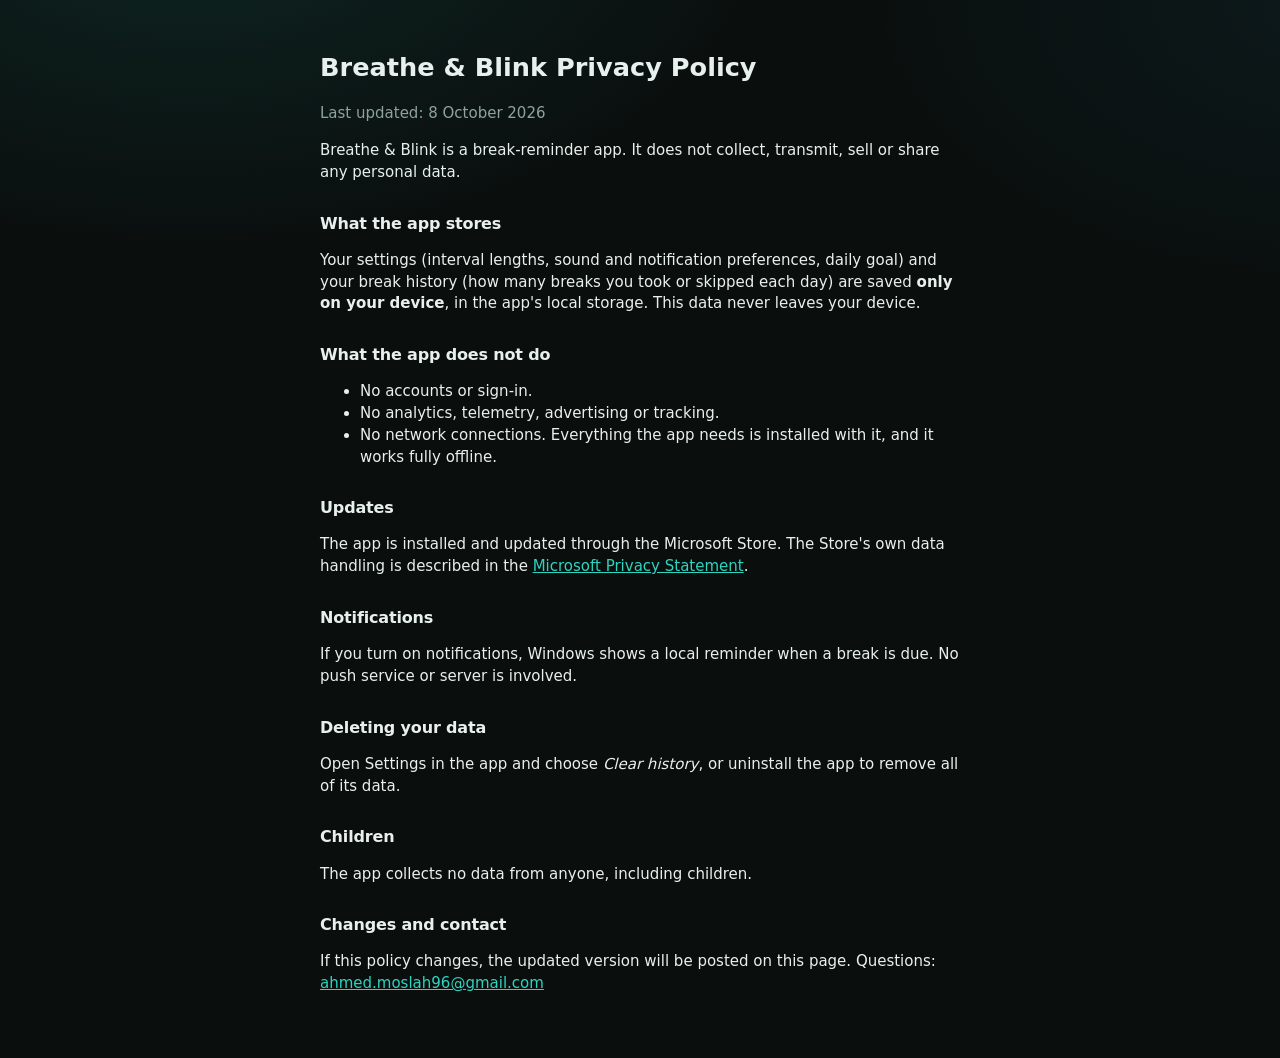
<file: index.html>
<!doctype html>
<html lang="en">
<head>
  <meta charset="utf-8">
  <title>Breathe &amp; Blink</title>
  <meta http-equiv="refresh" content="0; url=privacy.html">
  <link rel="canonical" href="privacy.html">
</head>
<body>
  <p>Breathe &amp; Blink is now a Windows desktop app. See the <a href="privacy.html">privacy policy</a>.</p>
</body>
</html>
</file>
<file: styles.css>
/* Dark is the default theme; `html.light` switches to the light palette (see applyTheme in app.js). */
:root {
  --bg: #0a0f0e;
  --glow-1: rgb(45 212 191 / 11%);
  --glow-2: rgb(56 189 248 / 6%);
  --surface: rgb(255 255 255 / 4.5%);
  --surface-2: rgb(255 255 255 / 7%);
  --surface-hover: rgb(255 255 255 / 11%);
  --solid: #111917;
  --border: rgb(255 255 255 / 8%);
  --text: #e8f0ee;
  --muted: #8ea29e;
  --accent: #2dd4bf;
  --accent-a: #5eead4;
  --accent-b: #14b8a6;
  --accent-soft: rgb(45 212 191 / 14%);
  --on-accent: #032b26;
  --warn: #fbbf24;
  --warn-soft: rgb(251 191 36 / 11%);
  --danger: #f87171;
  --shadow: 0 24px 60px rgb(0 0 0 / 40%);
  --ring-glow: drop-shadow(0 0 14px rgb(45 212 191 / 35%));
  color-scheme: dark;
}

:root.light {
  --bg: #eef3f2;
  --glow-1: rgb(20 184 166 / 13%);
  --glow-2: rgb(56 189 248 / 8%);
  --surface: rgb(255 255 255 / 80%);
  --surface-2: #f0f5f4;
  --surface-hover: #e5eeec;
  --solid: #ffffff;
  --border: rgb(15 40 36 / 8%);
  --text: #0f1f1c;
  --muted: #5b6e6a;
  --accent: #0d9488;
  --accent-a: #14b8a6;
  --accent-b: #0f766e;
  --accent-soft: rgb(13 148 136 / 12%);
  --on-accent: #ffffff;
  --warn: #b45309;
  --warn-soft: #fdf0dc;
  --danger: #b42318;
  --shadow: 0 16px 40px rgb(16 40 36 / 10%);
  --ring-glow: none;
  color-scheme: light;
}

* { box-sizing: border-box; }
[hidden] { display: none !important; }

html, body { margin: 0; }
body {
  font-family: "Segoe UI Variable Text", "Segoe UI", system-ui, -apple-system, Roboto, sans-serif;
  background:
    radial-gradient(900px 520px at 15% -10%, var(--glow-1), transparent 65%),
    radial-gradient(800px 480px at 105% 0%, var(--glow-2), transparent 60%),
    var(--bg);
  background-attachment: fixed;
  color: var(--text);
  font-size: 15px;
  line-height: 1.45;
  min-height: 100vh;
  -webkit-font-smoothing: antialiased;
  display: flex; flex-direction: column;
}
/* Center the cards vertically when the window is taller than they are. */
body > main { margin-block: auto; }

a { color: var(--accent); }

.visually-hidden {
  position: absolute; width: 1px; height: 1px; overflow: hidden;
  clip: rect(0 0 0 0); white-space: nowrap;
}

/* ---------- top bar ---------- */

.topbar {
  display: flex; align-items: center; justify-content: space-between;
  padding: 14px clamp(16px, 4vw, 32px);
  width: 100%; max-width: 1080px; margin: 0 auto;
}
.brand { display: flex; align-items: center; gap: 10px; font-weight: 600; font-size: 1rem; letter-spacing: -.01em; }
.brand img { border-radius: 8px; }

.icon-btn {
  display: grid; place-items: center;
  width: 38px; height: 38px; border-radius: 12px;
  border: 1px solid var(--border); background: var(--surface); color: var(--muted); cursor: pointer;
  transition: background .15s, color .15s;
}
.icon-btn:hover { background: var(--surface-hover); color: var(--text); }

/* ---------- layout ---------- */

.layout {
  display: grid;
  grid-template-columns: minmax(0, 1.2fr) minmax(0, 1fr);
  gap: 16px;
  padding: 4px clamp(16px, 4vw, 32px) 32px;
  width: 100%;
  max-width: 1080px;
  margin-inline: auto;
}
@media (max-width: 760px) {
  .layout { grid-template-columns: 1fr; }
}

.card {
  background: var(--surface);
  border: 1px solid var(--border);
  border-radius: 22px;
  padding: 24px;
  backdrop-filter: blur(20px);
}
h2 { font-size: 1rem; font-weight: 600; margin: 0 0 14px; letter-spacing: -.01em; }
h3 { font-size: .78rem; margin: 22px 0 10px; color: var(--muted); font-weight: 600; text-transform: uppercase; letter-spacing: .08em; }

.row { display: flex; flex-wrap: wrap; gap: 8px; }
.row.center { justify-content: center; }
.row.end { justify-content: space-between; align-items: center; margin-top: 20px; }

/* ---------- buttons ---------- */

.btn {
  display: inline-flex; align-items: center; justify-content: center; gap: 8px;
  min-height: 40px; padding: 8px 18px;
  font: inherit; font-weight: 600; font-size: .93rem;
  border-radius: 999px; cursor: pointer;
  border: 1px solid var(--border);
  background: var(--surface-2); color: var(--text);
  transition: background .15s, box-shadow .2s, transform .05s, filter .15s;
}
.btn:hover { background: var(--surface-hover); }
.btn:active { transform: scale(.98); }
.btn.primary {
  background: linear-gradient(135deg, var(--accent-a), var(--accent-b));
  border-color: transparent; color: var(--on-accent);
  box-shadow: 0 6px 20px rgb(20 184 166 / 25%);
}
.btn.primary:hover { filter: brightness(1.07); }
.btn.ghost { background: transparent; border-color: transparent; color: var(--muted); }
.btn.ghost:hover { color: var(--text); background: var(--surface-2); }
.btn.danger { color: var(--danger); }
.btn.wide { min-width: 150px; }
.btn:focus-visible, .icon-btn:focus-visible, select:focus-visible, input:focus-visible, summary:focus-visible {
  outline: 2px solid var(--accent); outline-offset: 3px;
}

kbd {
  font: 600 .68rem/1 "Cascadia Mono", Consolas, monospace;
  padding: 3px 6px; border-radius: 6px;
  background: rgb(127 127 127 / 16%); opacity: .75;
}
.btn.primary kbd { background: rgb(0 0 0 / 14%); }

/* ---------- timer ---------- */

.timer-card { display: flex; flex-direction: column; align-items: center; gap: 18px; padding-block: 28px; }

.ring-wrap { position: relative; width: min(290px, 70vw); aspect-ratio: 1; margin-top: 4px; }
.ring { width: 100%; height: 100%; transform: rotate(-90deg); overflow: visible; }
.ring-wrap .ring, .break-timer .ring { filter: var(--ring-glow); }
.ring-track { fill: none; stroke: var(--surface-2); stroke-width: 10; }
.ring-progress {
  fill: none; stroke: url(#ringGradient); stroke-width: 10; stroke-linecap: round;
  stroke-dasharray: 552.92; stroke-dashoffset: 0;
  transition: stroke-dashoffset .25s linear, stroke .3s;
}
.ring-label { position: absolute; inset: 0; display: grid; place-content: center; text-align: center; gap: 2px; }
.time {
  font-family: "Segoe UI Variable Display", "Segoe UI", system-ui, sans-serif;
  font-size: clamp(2.8rem, 10vw, 4.2rem); font-weight: 600; line-height: 1;
  font-variant-numeric: tabular-nums; letter-spacing: -.035em;
}
.sub {
  justify-self: center; margin-top: 8px;
  font-size: .8rem; font-weight: 600; color: var(--accent);
  background: var(--accent-soft); padding: 3px 10px; border-radius: 999px;
}

.status { margin: 0; color: var(--muted); text-align: center; min-height: 1.45em; }

.is-due .ring-progress { stroke: var(--warn); }
.is-due .ring-wrap .ring { filter: drop-shadow(0 0 14px rgb(251 191 36 / 30%)); }
.is-due .sub { color: var(--warn); background: var(--warn-soft); }

.due-banner {
  width: 100%;
  display: flex; flex-direction: column; align-items: center; gap: 4px;
  padding: 16px; border-radius: 16px;
  background: var(--warn-soft); border: 1px solid rgb(251 191 36 / 22%);
  text-align: center;
  animation: pop .3s ease-out;
}
.due-banner strong { font-size: 1.05rem; }
.due-banner span { color: var(--muted); }
.due-banner .row { justify-content: center; margin-top: 10px; }

@keyframes pop { from { transform: scale(.97); opacity: 0; } to { transform: none; opacity: 1; } }

/* ---------- stats ---------- */

.tiles { display: grid; grid-template-columns: repeat(3, 1fr); gap: 8px; }
.tile { background: var(--surface-2); border-radius: 16px; padding: 14px 12px; }
.big {
  font-family: "Segoe UI Variable Display", "Segoe UI", system-ui, sans-serif;
  font-size: 1.75rem; font-weight: 600; line-height: 1.1; letter-spacing: -.02em;
  font-variant-numeric: tabular-nums;
}
.label { font-size: .78rem; color: var(--muted); margin-top: 2px; }

.goal-bar { height: 6px; border-radius: 99px; background: var(--surface-2); margin-top: 14px; overflow: hidden; }
.goal-bar div {
  height: 100%; width: 0; border-radius: inherit; transition: width .4s;
  background: linear-gradient(90deg, var(--accent-b), var(--accent-a));
}

.week { display: grid; grid-template-columns: repeat(7, 1fr); gap: 8px; height: 150px; }
.day { display: flex; flex-direction: column; align-items: center; gap: 6px; min-width: 0; }
.day .count { font-size: .72rem; color: var(--muted); height: 1em; font-variant-numeric: tabular-nums; }
.day .bar {
  flex: 1; width: 100%; max-width: 30px;
  display: flex; align-items: flex-end;
  background: var(--surface-2); border-radius: 10px; overflow: hidden;
}
.day .bar div {
  width: 100%; border-radius: 10px; transition: height .4s;
  background: linear-gradient(180deg, var(--accent-a), var(--accent-b)); opacity: .45;
}
.day.today .bar div { opacity: 1; }
.day .wd { font-size: .72rem; color: var(--muted); }
.day.today .wd { color: var(--text); font-weight: 700; }

.hint { color: var(--muted); font-size: .84rem; margin: 14px 0 0; }
.hint.small { font-size: .78rem; text-align: center; }
.hint a { color: var(--accent); }

/* ---------- break overlay ---------- */

.overlay {
  position: fixed; inset: 0; z-index: 10;
  display: grid; place-items: center;
  padding: 20px;
  background:
    radial-gradient(700px 420px at 50% 30%, var(--glow-1), transparent 70%),
    color-mix(in srgb, var(--bg) 94%, transparent);
  backdrop-filter: blur(16px);
  animation: fade .3s ease-out;
}
@keyframes fade { from { opacity: 0; } to { opacity: 1; } }

.break-panel {
  width: min(560px, 100%);
  padding: 24px;
  display: flex; flex-direction: column; align-items: center; gap: 16px;
  text-align: center;
}
.break-panel h2 {
  font-family: "Segoe UI Variable Display", "Segoe UI", system-ui, sans-serif;
  font-size: 1.9rem; font-weight: 600; letter-spacing: -.02em; margin: 0;
}
.tag {
  font-size: .72rem; font-weight: 700; text-transform: uppercase; letter-spacing: .1em;
  color: var(--accent); background: var(--accent-soft);
  padding: 5px 12px; border-radius: 99px;
}
.illustration { font-size: 4.6rem; line-height: 1.1; animation: breathe 4s ease-in-out infinite; }
@keyframes breathe { 50% { transform: scale(1.08); } }
.instruction { font-size: 1.15rem; margin: 0; max-width: 40ch; min-height: 3em; color: var(--muted); }

.break-timer { position: relative; width: 120px; height: 120px; }
.ring.small .ring-track, .ring.small .ring-progress { stroke-width: 10; }
.break-seconds {
  position: absolute; inset: 0; display: grid; place-items: center;
  font-family: "Segoe UI Variable Display", "Segoe UI", system-ui, sans-serif;
  font-size: 2.2rem; font-weight: 600; font-variant-numeric: tabular-nums;
}

.dots { display: flex; gap: 8px; min-height: 8px; }
.dots span { width: 8px; height: 8px; border-radius: 99px; background: var(--surface-hover); transition: background .2s, width .25s; }
.dots span.done { background: var(--accent-b); }
.dots span.current { background: var(--accent); width: 22px; }

/* ---------- settings ---------- */

dialog {
  width: min(460px, calc(100vw - 32px));
  border: 1px solid var(--border); border-radius: 22px;
  background: var(--solid); color: var(--text);
  padding: 24px; box-shadow: var(--shadow);
  max-height: calc(100vh - 32px); overflow-y: auto;
}
dialog[open] { animation: pop .2s ease-out; }
dialog::backdrop { background: rgb(0 0 0 / 50%); backdrop-filter: blur(4px); }
dialog h2 { font-size: 1.25rem; margin-bottom: 18px; }

.group { background: var(--surface-2); border-radius: 16px; padding: 4px 14px; margin-bottom: 12px; }
.field, .check {
  display: flex; justify-content: space-between; align-items: center; gap: 12px;
  min-height: 44px; margin: 0;
}
.group > * + * { border-top: 1px solid var(--border); }
.field span, .check span { font-weight: 500; }
select {
  font: inherit; font-size: .9rem; color: var(--text); background: var(--solid);
  border: 1px solid var(--border); border-radius: 10px; padding: 6px 10px;
  max-width: 60%; cursor: pointer;
}
.check { cursor: pointer; }

/* Toggle switch built from a checkbox. */
.switch {
  appearance: none; flex: none; margin: 0; cursor: pointer;
  width: 40px; height: 22px; border-radius: 99px;
  background: var(--surface-hover); border: 1px solid var(--border);
  position: relative; transition: background .2s;
}
.switch::after {
  content: ""; position: absolute; top: 2px; left: 2px;
  width: 16px; height: 16px; border-radius: 50%;
  background: var(--muted); transition: transform .2s, background .2s;
}
.switch:checked { background: var(--accent-b); border-color: transparent; }
.switch:checked::after { transform: translateX(18px); background: #fff; }
.switch:disabled { opacity: .4; cursor: not-allowed; }
.check:has(.switch:disabled) { cursor: default; }

.shortcuts { margin-top: 4px; padding: 10px 14px; background: var(--surface-2); border-radius: 16px; }
.shortcuts summary { cursor: pointer; font-weight: 500; }
.shortcuts dl { display: grid; grid-template-columns: auto 1fr; gap: 8px 14px; margin: 12px 0 4px; }
.shortcuts dt { text-align: right; }
.shortcuts dd { margin: 0; color: var(--muted); }

@media (prefers-reduced-motion: reduce) {
  *, *::before, *::after { animation: none !important; transition: none !important; }
}
</file>
